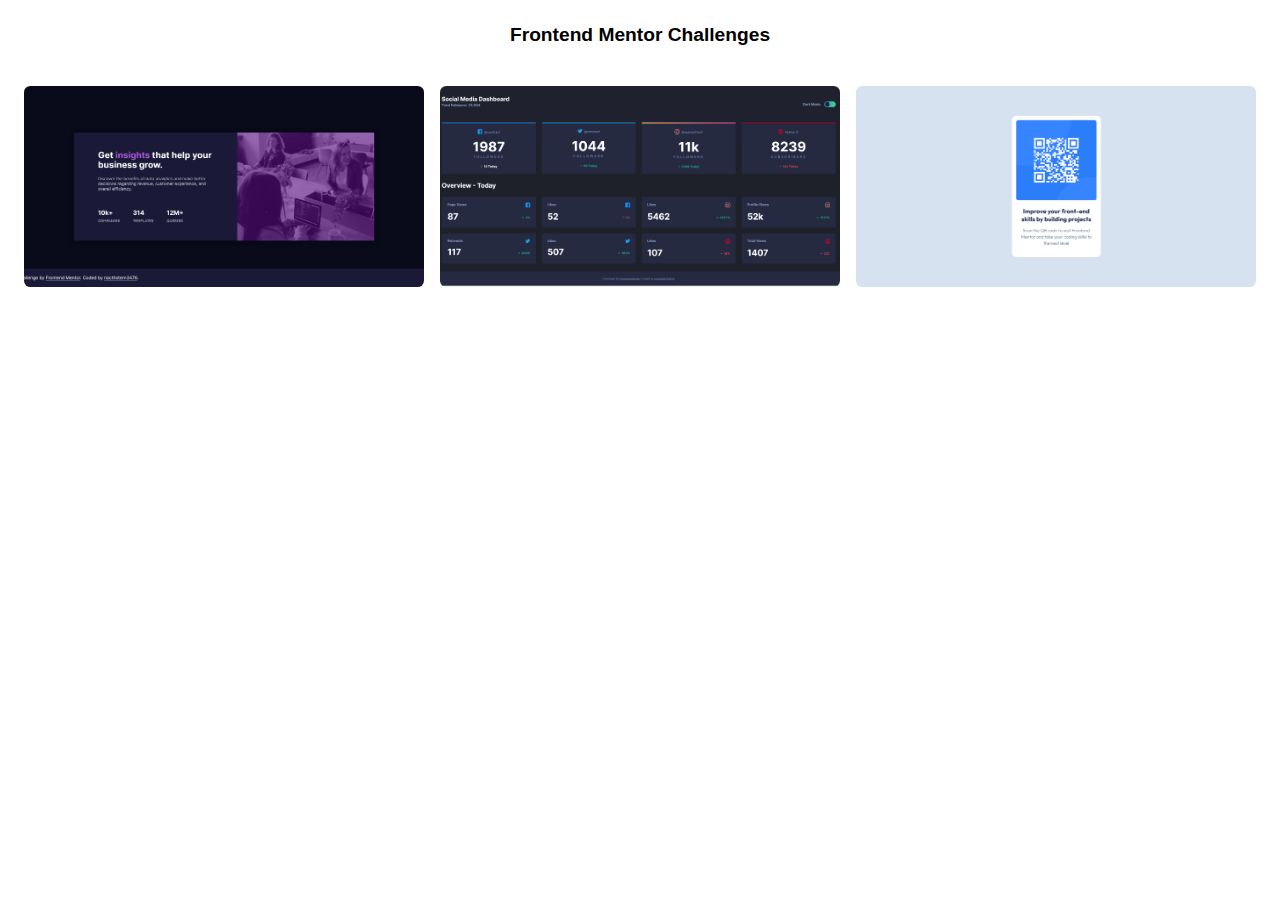
<file: index.html>
<!DOCTYPE html>
<html lang="en">

<head>
    <meta charset="UTF-8">
    <meta http-equiv="X-UA-Compatible" content="IE=edge">
    <meta name="viewport" content="width=device-width, initial-scale=1.0">
    <title>Frontend Mentor Challenges</title>
</head>
<style>
    * {
        margin: 0;
        padding: 0;
        box-sizing: border-box;
    }

    body {
        font-family: Helvetica, sans-serif;
    }

    .container {
        margin: 0 auto;
        padding: 0 1.5rem;
    }

    h1 {
        color: #010101;
        font-weight: 600;
        text-align: center;
        font-size: 1.2rem;
        padding: 1.5rem 0;
    }

    .cards-container {
        display: flex;
        flex-direction: column;
        gap: 1rem;
        margin-top: 1rem;
    }

    .card {
        position: relative;
        width: 100%;
        max-width: 100%;
        overflow: hidden;
        border-radius: .4rem;
    }

    .card img {
        width: 100%;
        height: 100%;
        object-fit: cover;
        transition: all .5s ease;
    }

    .card:hover .card-info {
        opacity: 1;
    }

    .card:hover img {
        object-fit: cover;
        transform: scale(1.1);
    }

    .card-info {
        opacity: 0;
        position: absolute;
        top: 0;
        bottom: 0;
        left: 0;
        right: 0;
        width: 100%;
        height: 100%;
        background-color: rgba(1, 1, 1, .8);
        text-align: center;
        z-index: 2;
        transition: all 500ms ease;
    }

    .card-info a {
        position: relative;
        top: 50%;
        transform: translateY(-50%);

        display: flex;
        width: 100%;
        height: 100%;
        justify-content: center;
        align-items: center;

        color: #fff;
        font-size: 1.2rem;
        font-weight: 500;
        text-decoration: none;
    }

    .card:hover {
        background-color: #010101;
    }

    @media screen and (min-width: 720px) {
        .cards-container {
            flex-direction: row;
            flex-wrap: wrap;
        }

        .card {
            width: calc((100% - 1rem) / 2);
        }
    }

    @media screen and (min-width: 980px) {
        .card {
            width: calc((100% - 2rem) / 3);
        }
    }
</style>

<body>
    <div class="container">
        <h1>Frontend Mentor Challenges</h1>
        <div class="cards-container">
            <div class="card">
                <img src="stats-preview-card-component-main/images/screenshot.png" alt="card component challenge image">
                <div class="card-info">
                    <a href="https://nachtstern3476.github.io/frontendmaster/stats-preview-card-component-main">
                        Card Component Preview
                    </a>
                </div>
            </div>
            <div class="card">
                <img src="social-media-dashboard-with-theme-switcher-master/images/screenshot.png"
                    alt="social media dashboard challenge image">
                <div class="card-info">
                    <a
                        href="https://nachtstern3476.github.io/frontendmaster/social-media-dashboard-with-theme-switcher-master">
                        Social Media Dashboard
                    </a>
                </div>
            </div>
            <div class="card">
                <img src="qr-code-component-main/images/screenshot.png" alt="social media dashboard challenge image">
                <div class="card-info">
                    <a href="https://nachtstern3476.github.io/frontendmaster/qr-code-component-main">
                        Qr Code Component
                    </a>
                </div>
            </div>
        </div>
    </div>
</body>

</html>
</file>
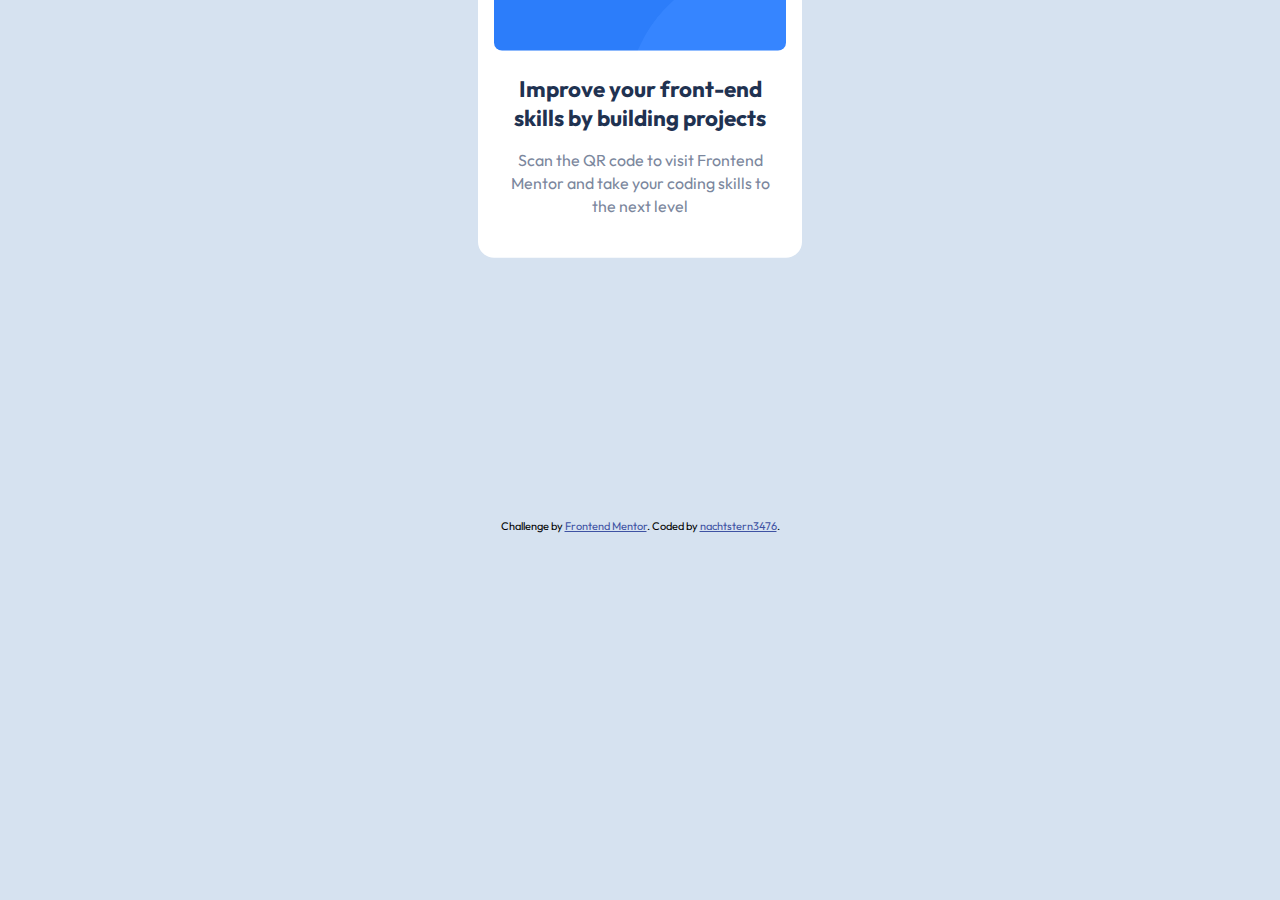
<file: qr-code-component-main/index.html>
<!DOCTYPE html>
<html lang="en">

<head>
  <meta charset="UTF-8">
  <meta name="viewport" content="width=device-width, initial-scale=1.0">
  <!-- displays site properly based on user's device -->

  <link rel="icon" type="image/png" sizes="32x32" href="./images/favicon-32x32.png">
  <link rel="preconnect" href="https://fonts.googleapis.com">
  <link rel="preconnect" href="https://fonts.gstatic.com" crossorigin>
  <link href="https://fonts.googleapis.com/css2?family=Outfit:wght@400;700&display=swap" rel="stylesheet">

  <title>Frontend Mentor | QR code component</title>

  <!-- Feel free to remove these styles or customise in your own stylesheet 👍 -->
  <style>
    *,
    *::before,
    *::after {
      box-sizing: border-box;
      margin: 0;
      padding: 0;
    }

    html,
    body {
      height: 100%;
    }

    img,
    picture,
    video,
    canvas,
    svg {
      display: block;
      max-width: 100%;
    }

    p,
    h1,
    h2,
    h3,
    h4,
    h5,
    h6 {
      overflow-wrap: break-word;
    }

    body {
      line-height: calc(1em + 0.5rem);
      font-family: 'Outfit', sans-serif;
      font-size: 15px;
      background: hsl(212, 45%, 89%);
      -webkit-font-smoothing: antialiased;
    }

    .container {
      height: 100%;
      margin: 0 1.6rem;
    }

    .card {
      position: relative;
      top: 50%;
      transform: translateY(-50%);
      width: 100%;
      max-width: 324px;
      margin: 0 auto;
      padding: 1rem;
      border-radius: 1rem;
      background-color: hsl(0, 0%, 100%);
    }

    .card-header img {
      border-radius: .5rem;
    }

    .card-body {
      padding: 1.5rem .6rem;
      text-align: center;
    }

    .card-body h1 {
      font-size: 1.4rem;
      font-weight: 700;
      line-height: 1.8rem;
      color: hsl(218, 44%, 22%);
    }

    .card-body p {
      margin-top: 1rem;
      font-size: 1rem;
      color: hsl(220, 15%, 55%);
    }

    .attribution {
      font-size: 11px;
      text-align: center;
    }

    .attribution a {
      color: hsl(228, 45%, 44%);
    }
  </style>
</head>

<body>
  <main>
      <div class="container">
        <div class="card">
          <div class="card-header">
            <img src="images/image-qr-code.png" alt="qr code image">
          </div>
          <div class="card-body">
            <h1>Improve your front-end skills by building projects</h1>
            <p>Scan the QR code to visit Frontend Mentor and take your coding skills to the next level</p>
          </div>
        </div>
      </div>
  <main>

  <footer class="attribution">
    Challenge by <a href="https://www.frontendmentor.io?ref=challenge" target="_blank">Frontend Mentor</a>.
    Coded by <a href="https://github.com/nachtstern3476">nachtstern3476</a>.
  </footer>
</body>

</html>
</file>
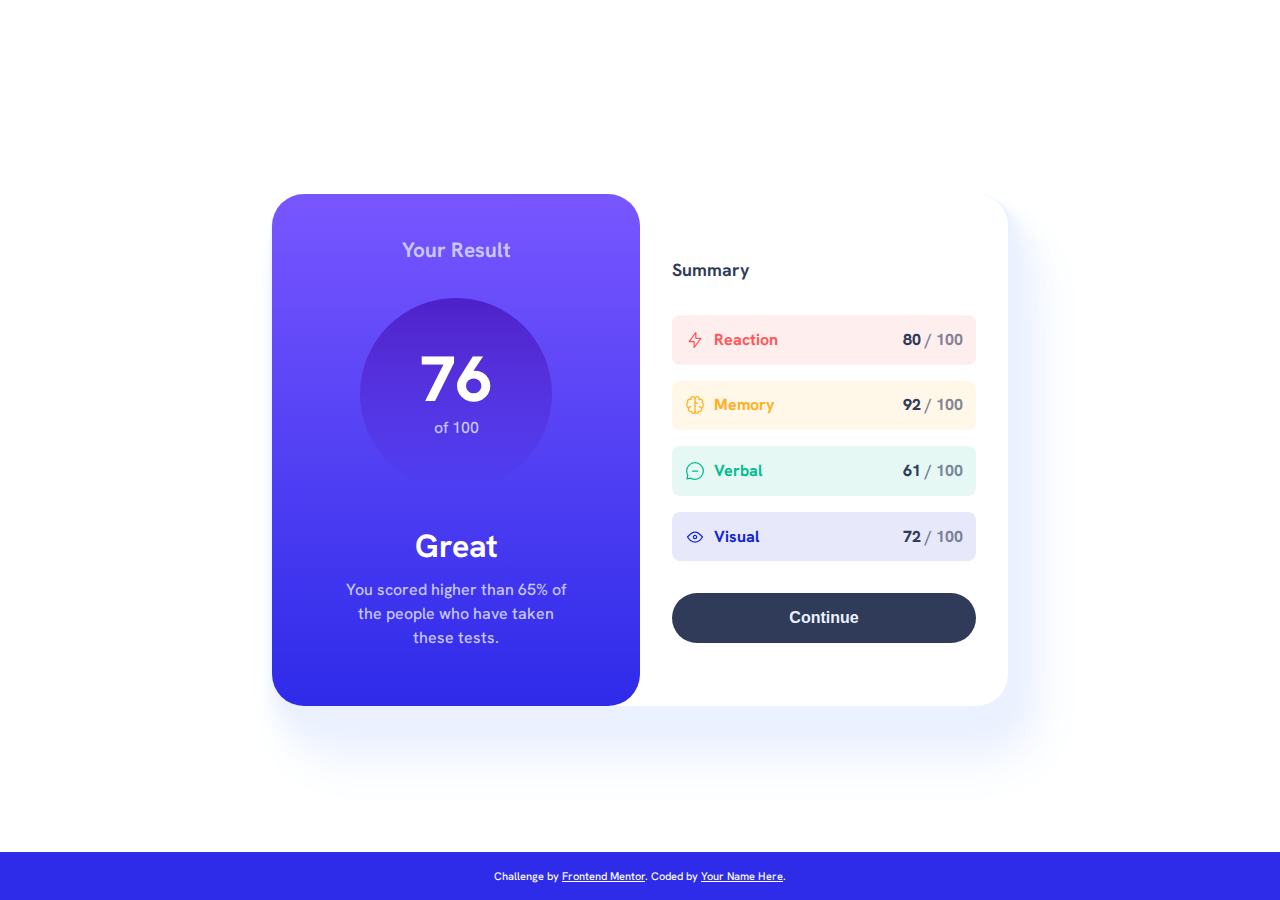
<file: results-summary-component-main/index.html>
<!DOCTYPE html>
<html lang="en">

<head>
    <meta charset="UTF-8">
    <meta name="viewport" content="width=device-width, initial-scale=1.0">
    <!-- displays site properly based on user's device -->

    <link rel="icon" type="image/png" sizes="32x32" href="./assets/images/favicon-32x32.png">

    <title>Frontend Mentor | Results summary component</title>
    <link rel="stylesheet" href="assets/css/style.css">
</head>

<body>
    <main class="container">
        <header>
            <p>Your Result</p>
            <div class="score-container">
                <h1>76</h1>
                <p>of 100</p>
            </div>
            <div class="score-summary">
                <p>Great</p>
                <p>You scored higher than 65% of the people who have taken these tests.</p>
            </div>
        </header>
        <section class="summary-container">
            <p>Summary</p>
            <div class="cards-container"></div>
            <button class="btn">Continue</button>
        </section>
    </main>

    <footer class="attribution">
        Challenge by <a href="https://www.frontendmentor.io?ref=challenge" target="_blank">Frontend Mentor</a>.
        Coded by <a href="#">Your Name Here</a>.
    </footer>
</body>
<script src="assets/js/script.js"></script>

</html>
</file>
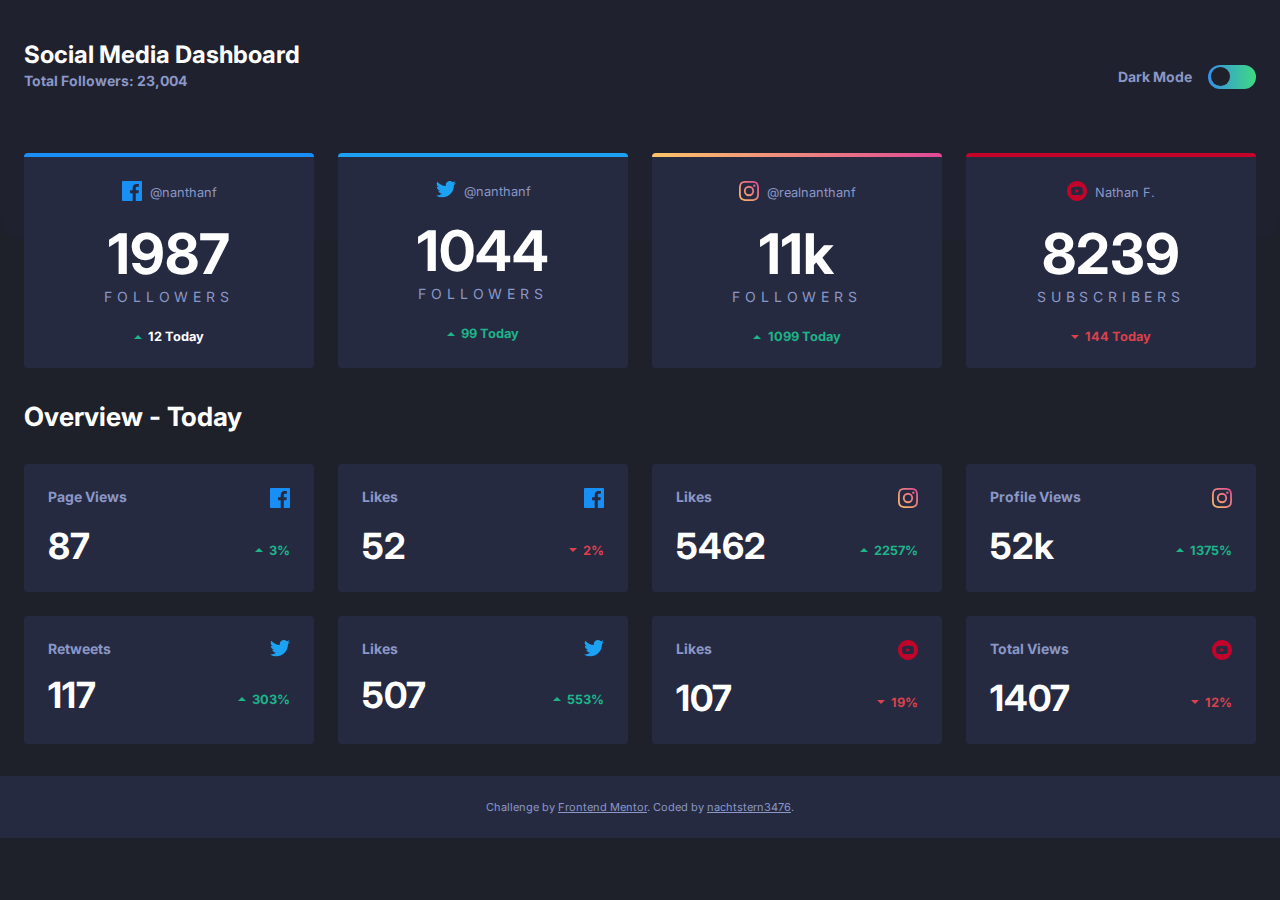
<file: social-media-dashboard-with-theme-switcher-master/index.html>
<!DOCTYPE html>
<html lang="en">

<head>
  <meta charset="UTF-8">
  <meta name="viewport" content="width=device-width, initial-scale=1.0">
  <!-- displays site properly based on user's device -->

  <link rel="icon" type="image/png" sizes="32x32" href="./images/favicon-32x32.png">
  <link rel="preconnect" href="https://fonts.googleapis.com">
  <link rel="preconnect" href="https://fonts.gstatic.com" crossorigin>
  <link href="https://fonts.googleapis.com/css2?family=Inter:wght@400;700&display=swap" rel="stylesheet">

  <title>Frontend Mentor | Social Media Dashboard</title>

  <!-- Feel free to remove these styles or customise in your own stylesheet 👍 -->

  <style>
    :root {
      --text-primary: hsl(228, 34%, 66%);
      --text-secondary: hsl(0, 0%, 100%);
      --background-color: hsl(230, 17%, 14%);
      --background-card-color: hsl(228, 28%, 20%);
      --background-pattern-color: hsl(232, 19%, 15%);
      --background-toggle-color: linear-gradient(to right, hsl(210, 78%, 56%), hsl(146, 68%, 55%))
    }

    [data-theme="light"] {
      --text-primary: hsl(228, 12%, 44%);
      --text-secondary: hsl(230, 17%, 14%);
      --background-color: hsl(0, 0%, 100%);
      --background-card-color: hsl(227, 47%, 96%);
      --background-pattern-color: hsl(225, 100%, 98%);
      --background-toggle-color: hsl(230, 22%, 74%);
    }

    * {
      margin: 0;
      padding: 0;
      box-sizing: border-box;
      transition: all 400ms ease;
    }

    body::-webkit-scrollbar {
      display: none;
    }

    body {
      -ms-overflow-style: none;
      scrollbar-width: none;
    }

    body {
      width: 100%;

      display: flex;
      flex-direction: column;
      justify-content: center;

      font-family: 'Inter', Helvetica, sans-serif;
      font-size: 14px;
      background-color: var(--background-color);
      color: var(--text-primary);
    }

    .container {
      margin: 0 1.5rem;
    }

    .container::before {
      content: "";
      position: absolute;
      top: 0;
      left: 0;
      height: 15rem;
      width: 100%;
      background-color: var(--background-pattern-color);
      border-bottom-left-radius: 1.5rem;
      border-bottom-right-radius: 1.5rem;
      z-index: -1;

    }

    .header {
      display: flex;
      flex-direction: column;
      margin: 2.5rem 0;
    }

    .header .heading::after {
      content: "";
      display: block;
      margin: 1.5rem 0;
      border-bottom: 1px solid var(--text-primary);
    }

    .header .heading,
    .toggle-container span {
      font-weight: 700;
    }

    .header .heading h2 {
      font-size: 1.5rem;
      margin-bottom: .2rem;
      color: var(--text-secondary);
    }

    .toggle-container {
      display: flex;
      justify-content: space-between;
      align-items: center;
    }

    .toggle-container button {
      width: 3rem;
      height: 1.5rem;
      border: 0;
      outline: none;

      background: var(--background-toggle-color);
      border-radius: 100px;
    }

    .toggle-container button span {
      background: var(--background-color);
      width: 1.2rem;
      height: 1.2rem;
      margin-left: .2rem;
      border-radius: 100%;
      display: block;

      transition: all 400ms ease;
    }

    .toggle-container button span.active {
      margin-left: calc(100% - (1.2rem + .2rem));
    }

    .card-container {
      display: flex;
      flex-direction: column;
      gap: 1.5rem;

      margin: 2rem 0;
    }

    .card {
      background-color: var(--background-card-color);
      border-radius: 4px;
    }

    .card .card-body {
      display: flex;
      flex-direction: column;
      justify-content: space-between;
      align-items: center;
      padding: 1.5rem 0;
    }

    .account-info {
      display: flex;
      justify-content: center;
      align-items: center;
    }

    .account-info .account {
      margin-left: .5rem;
      font-size: .8rem;
    }

    .account-detail {
      margin: 1rem 0;
      text-align: center;
    }

    .account-detail h2 {
      font-size: 3.5rem;
      font-weight: 700;
      color: var(--text-secondary);
    }

    .account-detail span {
      letter-spacing: .3rem;
    }

    .overview-heading {
      font-weight: 700;
      font-size: 1.1rem;
      color: var(--text-secondary);
    }

    .overview-header,
    .overview-body {
      display: flex;
      justify-content: space-between;
      align-self: stretch;

      padding: 0 1.5rem
    }

    .overview-header {
      color: var(--text-primary);
      font-weight: 700;
    }

    .overview-body {
      margin-top: 1rem;
      font-size: 1.5rem;
      color: var(--text-secondary);
    }

    .account-trend {
      display: flex;
      align-items: center;
      gap: .4rem;
      margin-top: .5rem;
      font-size: .8rem;
      font-weight: 700;
      color: var(--text-secondary);
    }

    .border-top-facebook {
      border-top: 4px solid hsl(208, 92%, 53%);
    }

    .border-top-twitter {
      border-top: 4px solid hsl(203, 89%, 53%);
    }

    .border-top-instagram::before {
      content: "";
      display: block;
      height: 4px;
      width: 100%;
      background: linear-gradient(to right, hsl(37, 97%, 70%), hsl(329, 70%, 58%));
      border-top-left-radius: 4px;
      border-top-right-radius: 4px;
    }

    .border-top-youtube {
      border-top: 4px solid hsl(348, 97%, 39%);
    }

    .trend-up {
      color: hsl(163, 72%, 41%);
    }

    .trend-down {
      color: hsl(356, 69%, 56%);
    }

    @media screen and (min-width: 980px) {
      .header {
        justify-content: space-between;
        flex-direction: row;
      }

      .header .heading::after {
        content: "";
        border: none;
      }

      .toggle-container {
        column-gap: 1rem;
      }

      .card-container {
        flex-direction: row;
        flex-wrap: wrap;
      }

      .card {
        width: calc((100% - 4.5rem) / 4);
      }
    }

    .attribution {
      font-size: 11px;
      text-align: center;

      padding: 1.5rem 1rem;
      background-color: var(--background-card-color);
      color: var(--text-primary);
    }

    .attribution a {
      color: var(--text-primary);
    }
  </style>
</head>

<body data-theme="dark">
  <div class="container">
    <div class="header">
      <div class="heading">
        <h2>Social Media Dashboard</h2>
        <span>Total Followers: 23,004</span>
      </div>
      <div class="toggle-container">
        <span>Dark Mode</span>
        <button class="toggle"><span></span></button>
      </div>
    </div>

    <div class="card-container">
      <div class="card border-top-facebook">
        <div class="card-body">
          <div class="account-info">
            <div class="account-icon">
              <img src="images/icon-facebook.svg" alt="facebook icon">
            </div>
            <div class="account">@nanthanf</div>
          </div>
          <div class="account-detail">
            <h2>1987</h2>
            <span>FOLLOWERS</span>
          </div>
          <div class="account-trend">
            <img src="images/icon-up.svg" alt="down icon">
            <span>12 Today</span>
          </div>
        </div>
      </div>
      <div class="card border-top-twitter">
        <div class="card-body">
          <div class="account-info">
            <div class="account-icon">
              <img src="images/icon-twitter.svg" alt="twitter icon">
            </div>
            <div class="account">@nanthanf</div>
          </div>
          <div class="account-detail">
            <h2>1044</h2>
            <span>FOLLOWERS</span>
          </div>
          <div class="account-trend trend-up">
            <img src="images/icon-up.svg" alt="down icon">
            <span>99 Today</span>
          </div>
        </div>
      </div>
      <div class="card border-top-instagram">
        <div class="card-body">
          <div class="account-info">
            <div class="account-icon">
              <img src="images/icon-instagram.svg" alt="instagram icon">
            </div>
            <div class="account">@realnanthanf</div>
          </div>
          <div class="account-detail">
            <h2>11k</h2>
            <span>FOLLOWERS</span>
          </div>
          <div class="account-trend trend-up">
            <img src="images/icon-up.svg" alt="down icon">
            <span>1099 Today</span>
          </div>
        </div>
      </div>
      <div class="card border-top-youtube">
        <div class="card-body">
          <div class="account-info">
            <div class="account-icon">
              <img src="images/icon-youtube.svg" alt="youtube icon">
            </div>
            <div class="account">Nathan F.</div>
          </div>
          <div class="account-detail">
            <h2>8239</h2>
            <span>SUBSCRIBERS</span>
          </div>
          <div class="account-trend trend-down">
            <img src="images/icon-down.svg" alt="down icon">
            <span>144 Today</span>
          </div>
        </div>
      </div>
    </div>

    <div class="overview-heading">
      <h2>Overview - Today</h2>
    </div>
    <div class="card-container">
      <div class="card">
        <div class="card-body">
          <div class="overview-header">
            <span>Page Views</span>
            <img src="images/icon-facebook.svg" alt="facebook icon">
          </div>
          <div class="overview-body">
            <h2>87</h2>
            <div class="account-trend trend-up">
              <img src="images/icon-up.svg" alt="down icon">
              <span>3%</span>
            </div>
          </div>
        </div>
      </div>
      <div class="card">
        <div class="card-body">
          <div class="overview-header">
            <span>Likes</span>
            <img src="images/icon-facebook.svg" alt="facebook icon">
          </div>
          <div class="overview-body">
            <h2>52</h2>
            <div class="account-trend trend-down">
              <img src="images/icon-down.svg" alt="down icon">
              <span>2%</span>
            </div>
          </div>
        </div>
      </div>
      <div class="card">
        <div class="card-body">
          <div class="overview-header">
            <span>Likes</span>
            <img src="images/icon-instagram.svg" alt="instagram icon">
          </div>
          <div class="overview-body">
            <h2>5462</h2>
            <div class="account-trend trend-up">
              <img src="images/icon-up.svg" alt="down icon">
              <span>2257%</span>
            </div>
          </div>
        </div>
      </div>
      <div class="card">
        <div class="card-body">
          <div class="overview-header">
            <span>Profile Views</span>
            <img src="images/icon-instagram.svg" alt="instagram icon">
          </div>
          <div class="overview-body">
            <h2>52k</h2>
            <div class="account-trend trend-up">
              <img src="images/icon-up.svg" alt="down icon">
              <span>1375%</span>
            </div>
          </div>
        </div>
      </div>
      <div class="card">
        <div class="card-body">
          <div class="overview-header">
            <span>Retweets</span>
            <img src="images/icon-twitter.svg" alt="twitter icon">
          </div>
          <div class="overview-body">
            <h2>117</h2>
            <div class="account-trend trend-up">
              <img src="images/icon-up.svg" alt="down icon">
              <span>303%</span>
            </div>
          </div>
        </div>
      </div>
      <div class="card">
        <div class="card-body">
          <div class="overview-header">
            <span>Likes</span>
            <img src="images/icon-twitter.svg" alt="twitter icon">
          </div>
          <div class="overview-body">
            <h2>507</h2>
            <div class="account-trend trend-up">
              <img src="images/icon-up.svg" alt="down icon">
              <span>553%</span>
            </div>
          </div>
        </div>
      </div>
      <div class="card">
        <div class="card-body">
          <div class="overview-header">
            <span>Likes</span>
            <img src="images/icon-youtube.svg" alt="youtube icon">
          </div>
          <div class="overview-body">
            <h2>107</h2>
            <div class="account-trend trend-down">
              <img src="images/icon-down.svg" alt="down icon">
              <span>19%</span>
            </div>
          </div>
        </div>
      </div>
      <div class="card">
        <div class="card-body">
          <div class="overview-header">
            <span>Total Views</span>
            <img src="images/icon-youtube.svg" alt="youtube icon">
          </div>
          <div class="overview-body">
            <h2>1407</h2>
            <div class="account-trend trend-down">
              <img src="images/icon-down.svg" alt="down icon">
              <span>12%</span>
            </div>
          </div>
        </div>
      </div>
    </div>
  </div>

  <div class="attribution">
    Challenge by <a href="https://www.frontendmentor.io?ref=challenge" target="_blank">Frontend Mentor</a>.
    Coded by <a href="https://github.com/nachtstern3476">nachtstern3476</a>.
  </div>
</body>
<script>
  window.addEventListener('DOMContentLoaded', () => {
    const button = document.querySelector('.toggle');
    button.addEventListener('click', e => {
      e.preventDefault();
      const isActive = button.querySelector('span.active');
      if (isActive === undefined || isActive === null) {
        document.body.dataset.theme = 'light';
        button.querySelector('span').classList.add('active');
      } else {
        document.body.dataset.theme = 'dark';
        button.querySelector('span').classList.remove('active');
      }
    });
  });
</script>

</html>
</file>
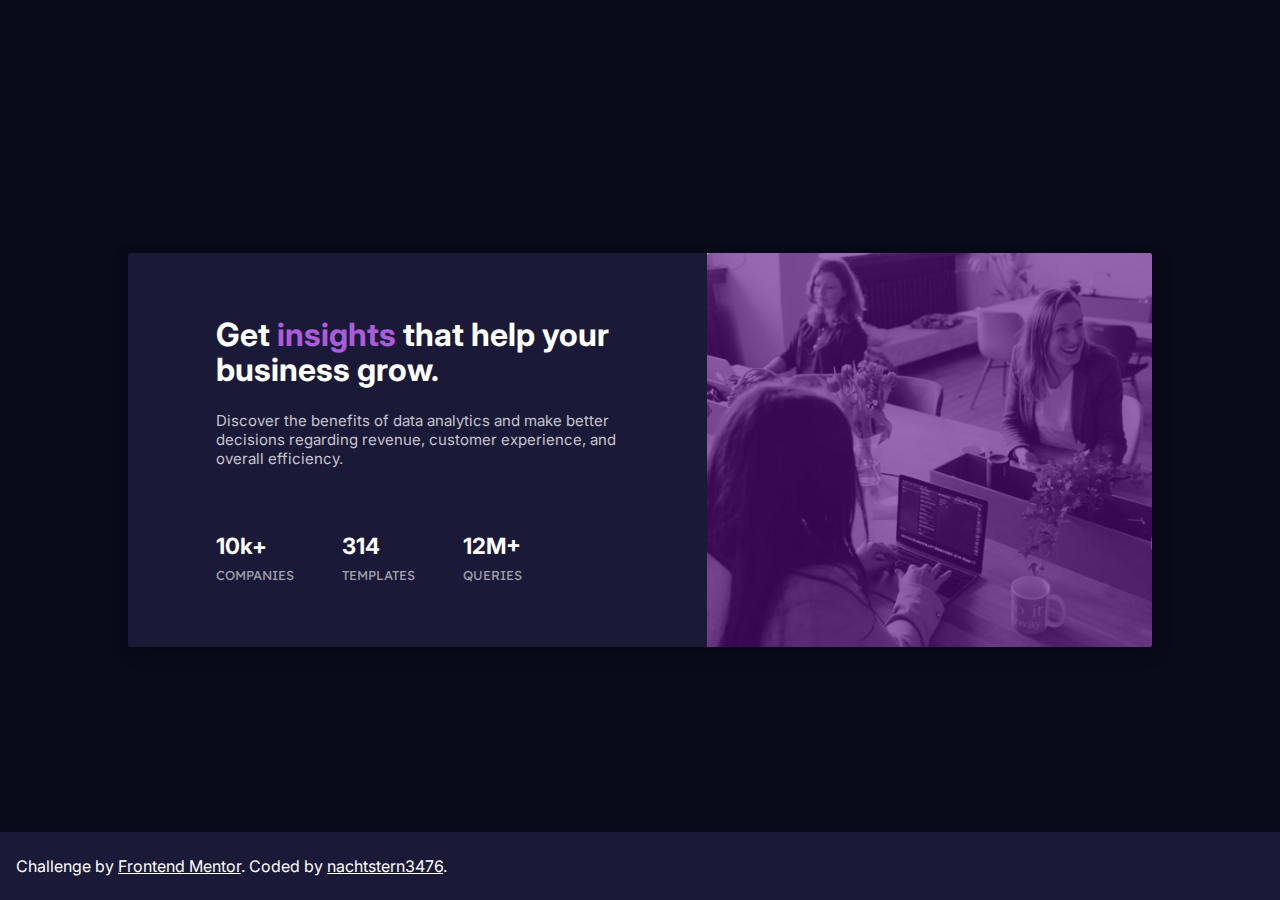
<file: stats-preview-card-component-main/index.html>
<!DOCTYPE html>
<html lang="en">

<head>
  <meta charset="UTF-8">
  <meta name="viewport" content="width=device-width, initial-scale=1.0">
  <!-- displays site properly based on user's device -->

  <link rel="icon" type="image/png" sizes="32x32" href="./images/favicon-32x32.png">
  <link rel="preconnect" href="https://fonts.googleapis.com">
  <link rel="preconnect" href="https://fonts.gstatic.com" crossorigin>
  <link href="https://fonts.googleapis.com/css2?family=Inter:wght@400;700&family=Lexend+Deca&display=swap"
    rel="stylesheet">


  <title>Frontend Mentor | Stats preview card component</title>

  <!-- Feel free to remove these styles or customise in your own stylesheet 👍 -->
  <style>
    * {
      margin: 0;
      padding: 0;
      box-sizing: border-box;
    }

    body {
      display: flex;
      justify-content: center;
      flex-direction: column;

      height: 100vh;
      width: 100%;
      font-family: 'Inter', sans-serif;
      background-color: hsl(233, 47%, 7%);
    }

    .card {
      display: flex;
      flex-direction: column;
      justify-content: center;
      margin: 0 auto;
      max-width: 80%;
      text-align: center;
      border-radius: .2rem;
      color: hsl(0, 0%, 100%);
      background-color: hsl(244, 38%, 16%);
      box-shadow: 2px 4px 20px rgba(0, 0, 0, .2), -1px 0 10px rgba(0, 0, 0, .2);
    }

    .card .card-header {
      background-image: url('images/image-header-mobile.jpg');
      background-repeat: no-repeat;
      background-position: center;
      background-size: cover;
      border-top-left-radius: .2rem;
      border-top-right-radius: .2rem;
      width: 100%;
      height: 250px;
    }

    .card .card-header::after {
      content: "";
      width: 100%;
      height: 100%;
      display: block;
      border-top-left-radius: .2rem;
      border-top-right-radius: .2rem;
      background-color: rgb(90 10 133 / 60%);
    }

    .card-body {
      padding: 2rem 2rem;
    }

    .content h1 {
      line-height: 2.2rem;
      margin-bottom: 1.5rem;
    }

    .content span {
      color: hsl(277, 64%, 61%);
    }

    .content p {
      font-size: 15px;
      color: hsla(0, 0%, 100%, 0.75);
    }

    .stats-container {
      display: flex;
      flex-direction: column;
    }

    .list {
      margin-top: 2rem;
    }

    .stats-heading {
      font-family: 'Lexend Deca';
      font-size: small;
      text-transform: uppercase;

      margin-top: .5rem;
      color: hsla(0, 0%, 100%, 0.6);
    }

    .stats {
      font-size: 1.4rem;
      font-weight: 700;
    }

    .attribution {
      position: absolute;
      left: 0;
      right: 0;
      bottom: 0;

      padding: 1.5rem 1rem;
      background-color: hsl(244, 38%, 16%);
      color: white;
    }

    .attribution a {
      color: white;
    }

    @media screen and (min-width: 720px) {
      .card {
        flex-direction: row-reverse;
        text-align: start;
      }

      .card .card-header {
        background-image: url('images/image-header-desktop.jpg');
      }

      .card .card-header,
      .card-header::after {
        height: 100%;
        border-top-left-radius: 0;
        border-bottom-right-radius: .2rem;
      }

      .card-body {
        padding: 4rem 5.5rem;
      }

      .content {
        margin-bottom: 2rem;
      }

      .stats-container {
        flex-direction: row;
        gap: 3rem;
      }
    }
  </style>
</head>

<body>
  <div class="card">
    <div class="card-header"></div>
    <div class="card-body">
      <div class="content">
        <h1>Get <span>insights</span> that help your business grow.</h1>
        <p>
          Discover the benefits of data analytics and make better decisions regarding revenue, customer
          experience, and overall efficiency.
        </p>
      </div>
      <div class="stats-container">
        <div class="list">
          <p class="stats">10k+</p>
          <p class="stats-heading">companies</p>
        </div>
        <div class="list">
          <p class="stats">314</p>
          <p class="stats-heading">templates</p>
        </div>
        <div class="list">
          <p class="stats">12M+</p>
          <p class="stats-heading">queries</p>
        </div>
      </div>
    </div>
  </div>

  <div class="attribution">
    Challenge by <a href="https://www.frontendmentor.io?ref=challenge" target="_blank">Frontend Mentor</a>.
    Coded by <a href="https://github.com/nachtstern3476">nachtstern3476</a>.
  </div>
</body>

</html>
</file>
<file: results-summary-component-main/assets/css/style.css>
@font-face {
  font-family: "Hanken Grotesk";
  src: url("./../fonts/HankenGrotesk-VariableFont_wght.ttf") format("truetype");
}

*,
*::after,
*::before {
  box-sizing: border-box;
  margin: 0;
  padding: 0;
}

html,
body {
  height: 100%;
}

img,
picture,
video,
canvas,
svg {
  display: block;
  max-width: 100%;
}

p,
h1,
h2,
h3,
h4,
h5,
h6 {
  overflow-wrap: break-word;
}

body {
  line-height: 1.5;
  font-family: "Hanken Grotesk", sans-serif;
  font-weight: 500;
  background: hsl(0, 0%, 100%);
  -webkit-font-smoothing: antialiased;
  display: grid;
  place-items: center;
}

.container {
  width: 100%;
  max-width: 736px;
  display: flex;
  flex-direction: column;
}

header {
  padding: 1rem 3rem;
  text-align: center;
  color: hsl(0, 0%, 100%);
  background: linear-gradient(hsl(252, 100%, 67%), hsl(241, 81%, 54%));
  border-bottom-left-radius: 2rem;
  border-bottom-right-radius: 2rem;
}

header > p {
  color: hsl(241, 100%, 89%);
  font-weight: 700;
}

.score-container {
  display: flex;
  align-items: center;
  justify-content: center;
  flex-direction: column;
  row-gap: 0.3rem;
  margin: 1rem auto;
  width: 7.8rem;
  height: 7.8rem;
  border-radius: 100px;
  background: linear-gradient(hsla(256, 72%, 46%, 1), hsla(241, 72%, 46%, 0));
}

.score-container h1 {
  line-height: 1;
  font-size: 3rem;
  font-weight: 800;
}

.score-container p {
  color: hsl(241, 100%, 89%);
  font-size: 0.9rem;
}

.score-summary {
  margin: 1rem 0;
}

.score-summary p:nth-child(1) {
  font-size: 1.2rem;
  font-weight: 700;
}

.score-summary p:nth-child(2) {
  margin-top: 0.5rem;
  font-size: 0.85rem;
  color: hsl(241, 100%, 89%);
}

.summary-container {
  padding: 1rem 2rem;
}

.summary-container > p {
  font-size: 1.1rem;
  color: hsl(224, 30%, 27%);
  font-weight: 700;
}

.cards-container {
  padding: 1rem 0;
}

.card {
  display: flex;
  justify-content: space-between;
  padding: 0.8rem;
  border-radius: 8px;
  color: hsl(221, 100%, 96%);
  background-color: hsl(241, 100%, 89%);
}

.card:not(:last-child) {
  margin-bottom: 1rem;
}

.card .summary-type {
  display: flex;
  font-weight: 700;
  column-gap: 0.6rem;
}

.card .summary-result {
  font-weight: 800;
  color: hsla(224, 30%, 27%, 0.6);
}

.card .summary-result span {
  color: hsl(224, 30%, 27%);
}

.card.reaction {
  color: hsl(0, 100%, 67%);
  background-color: hsla(0, 100%, 67%, 0.1);
}

.card.memory {
  color: hsl(39, 100%, 56%);
  background-color: hsla(39, 100%, 56%, 0.1);
}

.card.verbal {
  color: hsl(166, 100%, 37%);
  background-color: hsla(166, 100%, 37%, 0.1);
}

.card.visual {
  color: hsl(234, 85%, 45%);
  background-color: hsla(234, 85%, 45%, 0.1);
}

.btn {
  display: block;
  background-color: hsl(224, 30%, 27%);
  width: 100%;
  outline: none;
  padding: 1rem 0;
  font-size: 1rem;
  font-weight: 700;
  color: hsl(221, 100%, 96%);
  border-radius: 100px;
  border: none;
}

.btn:hover,
.btn:active {
  background-image: linear-gradient(hsl(252, 100%, 67%), hsl(241, 81%, 54%));
}

footer.attribution {
  width: 100%;
  color: #fff;
  padding: 1rem;
  font-size: 11px;
  text-align: center;
  background-color: hsl(241, 81%, 54%);
}

footer.attribution a {
  color: #fff;
}

@media screen and (min-width: 680px) {
  .container {
    flex-direction: row;
    height: 100%;
    max-height: 512px;
    max-width: 736px;
    box-shadow: 0.3px 0.5px 0.7px hsl(221, 100%, 96%),
      1.5px 2.9px 3.7px -0.4px hsl(221, 100%, 96%),
      2.7px 5.4px 6.8px -0.7px hsl(221, 100%, 96%),
      4.5px 8.9px 11.2px -1.1px hsl(221, 100%, 96%),
      7.1px 14.3px 18px -1.4px hsl(221, 100%, 96%),
      11.2px 22.3px 28.1px -1.8px hsl(221, 100%, 96%),
      17px 33.9px 42.7px -2.1px hsl(221, 100%, 96%),
      25px 50px 62.9px -2.5px hsl(221, 100%, 96%);
  }

  .container,
  header {
    border-radius: 2rem;
  }

  header {
    display: flex;
    flex-direction: column;
    justify-content: center;
    padding: 0 4.5rem;
    width: 50%;
  }

  header > p {
    font-size: 1.3rem;
    margin-bottom: 1rem;
  }

  .score-container {
    width: 12rem;
    height: 12rem;
  }

  .score-container h1 {
    font-size: 4rem;
  }

  .score-container p,
  .score-summary p:nth-child(2) {
    font-size: 1rem;
  }

  .score-summary p:nth-child(1) {
    font-size: 2rem;
  }

  .summary-container {
    display: flex;
    flex-direction: column;
    justify-content: center;
    width: 50%;
    border-radius: 2rem;
    background-color: white;
  }

  .cards-container {
    padding: 2rem 0;
  }

  footer.attribution {
    position: absolute;
    left: 0;
    bottom: 0;
    width: 100%;
  }
}
</file>
